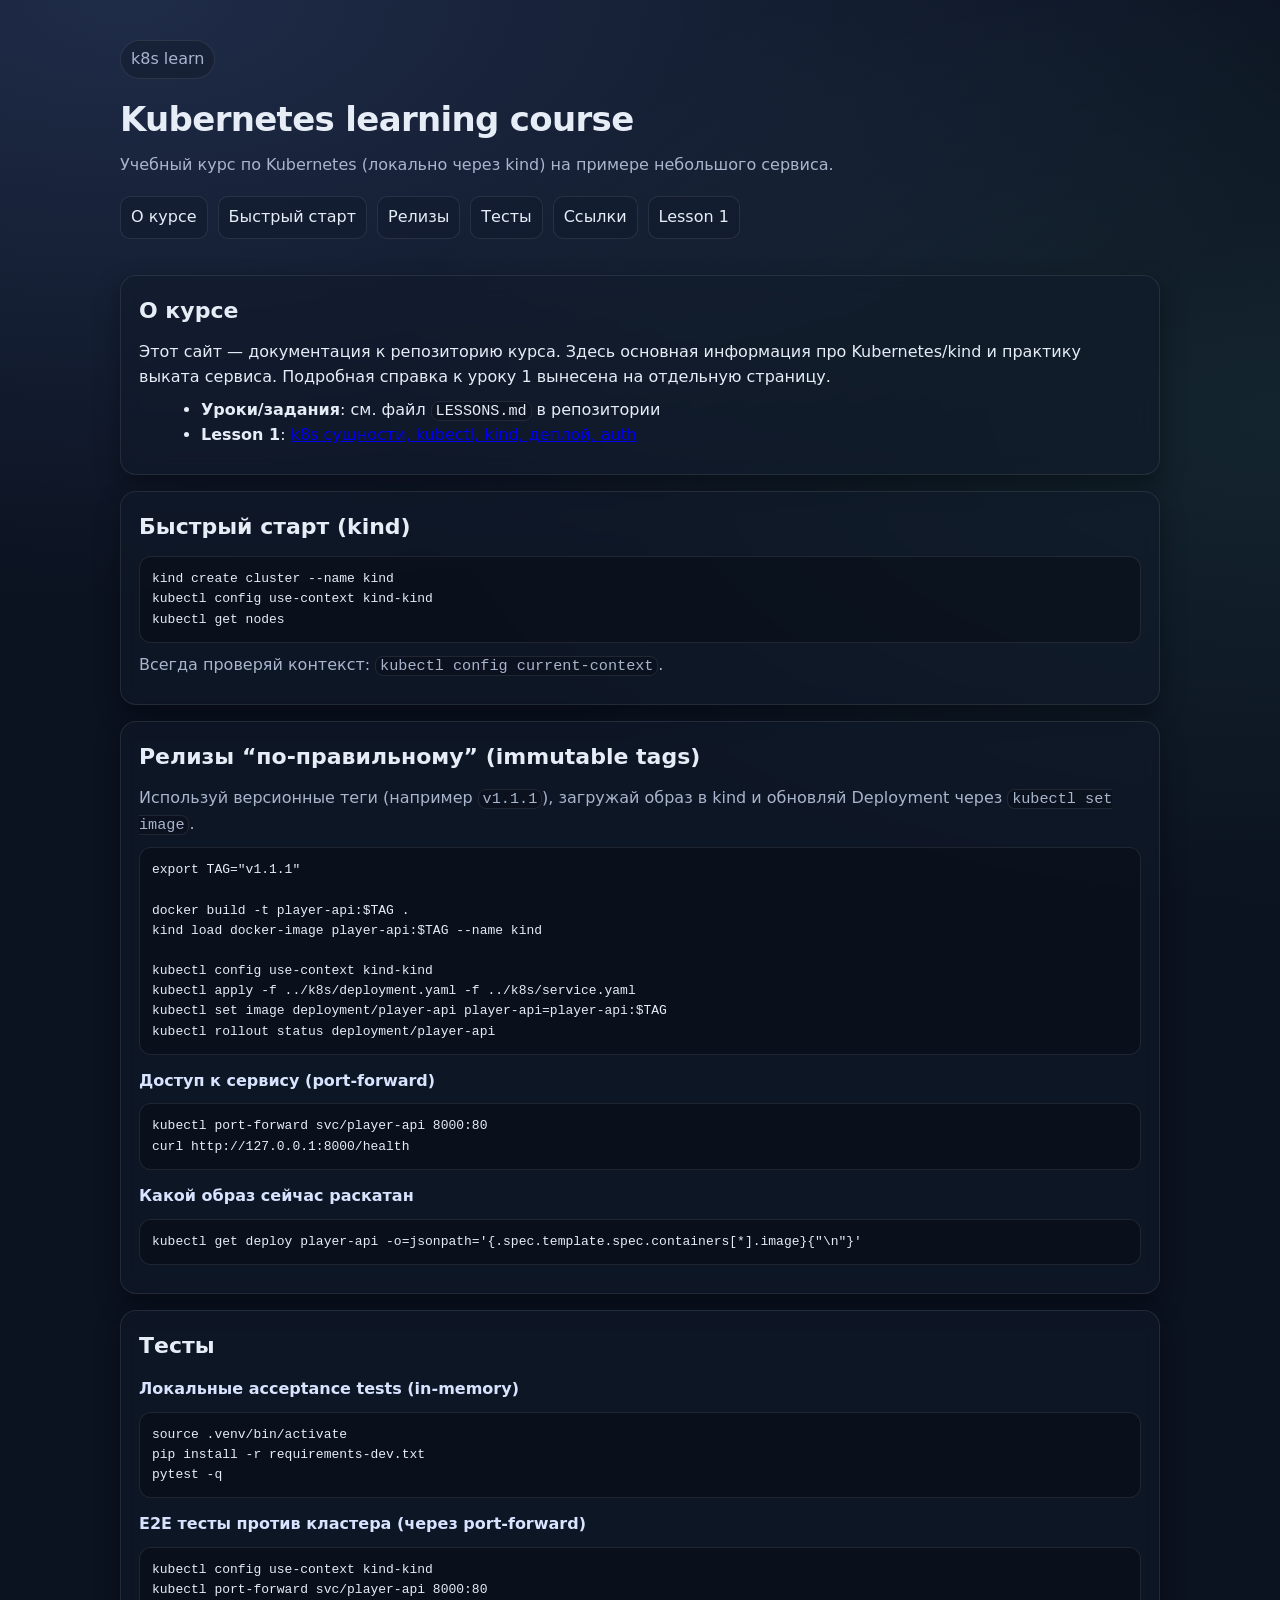
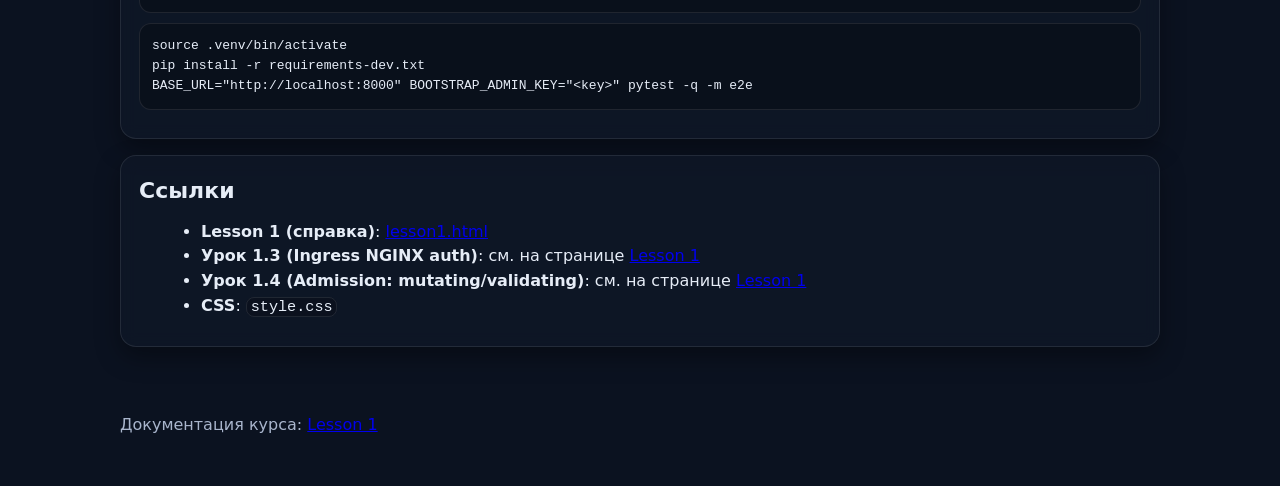
<file: docs/index.html>
<!doctype html>
<html lang="ru">
  <head>
    <meta charset="utf-8" />
    <meta name="viewport" content="width=device-width, initial-scale=1" />
    <title>Kubernetes learning course</title>
    <link rel="stylesheet" href="./style.css" />
  </head>
  <body>
    <header class="container">
      <div class="badge">k8s learn</div>
      <h1>Kubernetes learning course</h1>
      <p class="subtitle">
        Учебный курс по Kubernetes (локально через kind) на примере небольшого сервиса.
      </p>
      <nav class="nav">
        <a href="#about">О курсе</a>
        <a href="#quickstart">Быстрый старт</a>
        <a href="#release">Релизы</a>
        <a href="#tests">Тесты</a>
        <a href="#links">Ссылки</a>
        <a href="./lesson1.html">Lesson 1</a>
      </nav>
    </header>

    <main class="container">
      <section id="about" class="card">
        <h2>О курсе</h2>
        <p>
          Этот сайт — документация к репозиторию курса. Здесь основная информация про
          Kubernetes/kind и практику выката сервиса. Подробная справка к
          уроку 1 вынесена на отдельную страницу.
        </p>
        <ul>
          <li><strong>Уроки/задания</strong>: см. файл <code>LESSONS.md</code> в репозитории</li>
          <li>
            <strong>Lesson 1</strong>: <a href="./lesson1.html">k8s сущности, kubectl, kind, деплой, auth</a>
          </li>
        </ul>
      </section>

      <section id="quickstart" class="card">
        <h2>Быстрый старт (kind)</h2>
        <pre><code>kind create cluster --name kind
kubectl config use-context kind-kind
kubectl get nodes</code></pre>
        <p class="hint">
          Всегда проверяй контекст: <code>kubectl config current-context</code>.
        </p>
      </section>

      <section id="release" class="card">
        <h2>Релизы “по‑правильному” (immutable tags)</h2>
        <p class="hint">
          Используй версионные теги (например <code>v1.1.1</code>), загружай образ в kind и
          обновляй Deployment через <code>kubectl set image</code>.
        </p>
        <pre><code>export TAG="v1.1.1"

docker build -t player-api:$TAG .
kind load docker-image player-api:$TAG --name kind

kubectl config use-context kind-kind
kubectl apply -f ../k8s/deployment.yaml -f ../k8s/service.yaml
kubectl set image deployment/player-api player-api=player-api:$TAG
kubectl rollout status deployment/player-api</code></pre>

        <h3>Доступ к сервису (port-forward)</h3>
        <pre><code>kubectl port-forward svc/player-api 8000:80
curl http://127.0.0.1:8000/health</code></pre>

        <h3>Какой образ сейчас раскатан</h3>
        <pre><code>kubectl get deploy player-api -o=jsonpath='{.spec.template.spec.containers[*].image}{"\n"}'</code></pre>
      </section>

      <section id="tests" class="card">
        <h2>Тесты</h2>

        <h3>Локальные acceptance tests (in-memory)</h3>
        <pre><code>source .venv/bin/activate
pip install -r requirements-dev.txt
pytest -q</code></pre>

        <h3>E2E тесты против кластера (через port-forward)</h3>
        <pre><code>kubectl config use-context kind-kind
kubectl port-forward svc/player-api 8000:80</code></pre>
        <pre><code>source .venv/bin/activate
pip install -r requirements-dev.txt
BASE_URL="http://localhost:8000" BOOTSTRAP_ADMIN_KEY="&lt;key&gt;" pytest -q -m e2e</code></pre>
      </section>

      <section id="links" class="card">
        <h2>Ссылки</h2>
        <ul>
          <li><strong>Lesson 1 (справка)</strong>: <a href="./lesson1.html">lesson1.html</a></li>
          <li>
            <strong>Урок 1.3 (Ingress NGINX auth)</strong>: см. на странице
            <a href="./lesson1.html#ingress-auth">Lesson 1</a>
          </li>
          <li>
            <strong>Урок 1.4 (Admission: mutating/validating)</strong>: см. на странице
            <a href="./lesson1.html#admission">Lesson 1</a>
          </li>
          <li><strong>CSS</strong>: <code>style.css</code></li>
        </ul>
      </section>
    </main>

    <footer class="container footer">
      <div>
        Документация курса: <a href="./lesson1.html">Lesson 1</a>
      </div>
    </footer>
  </body>
</html>
</file>
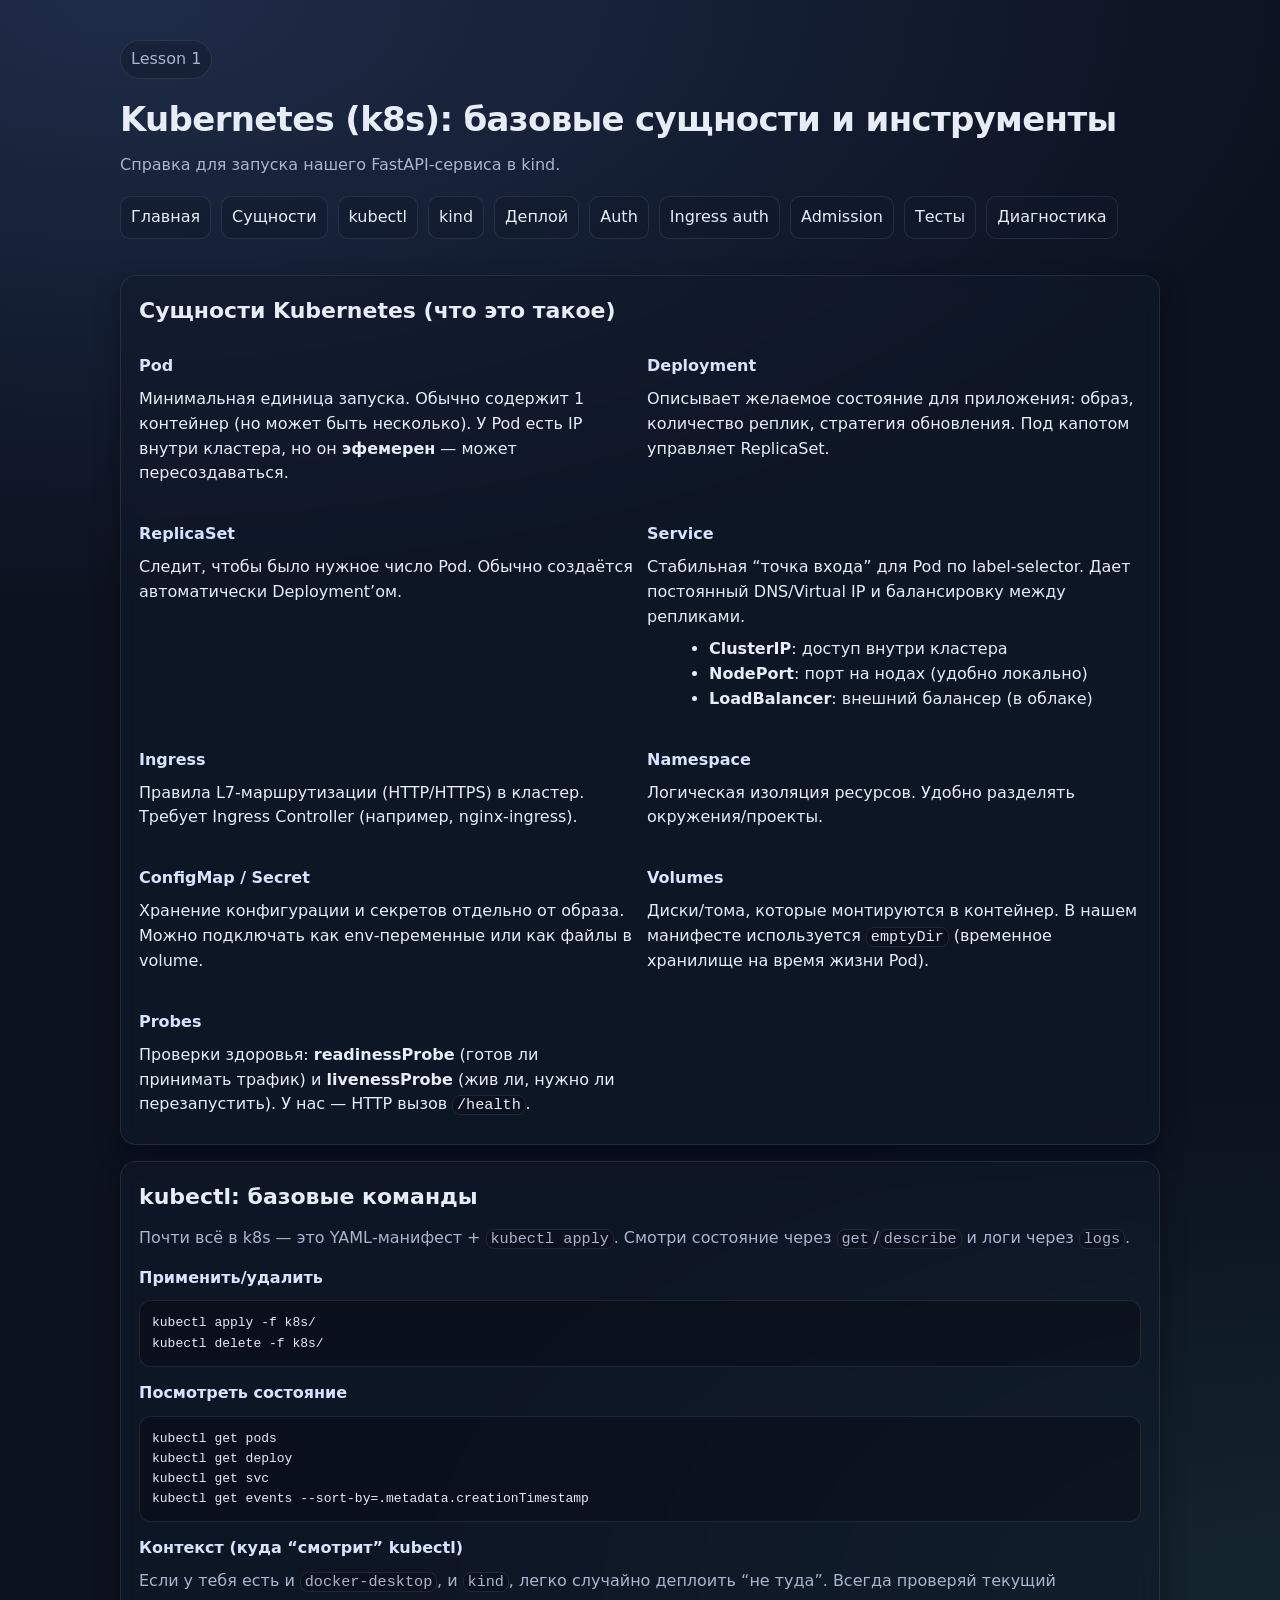
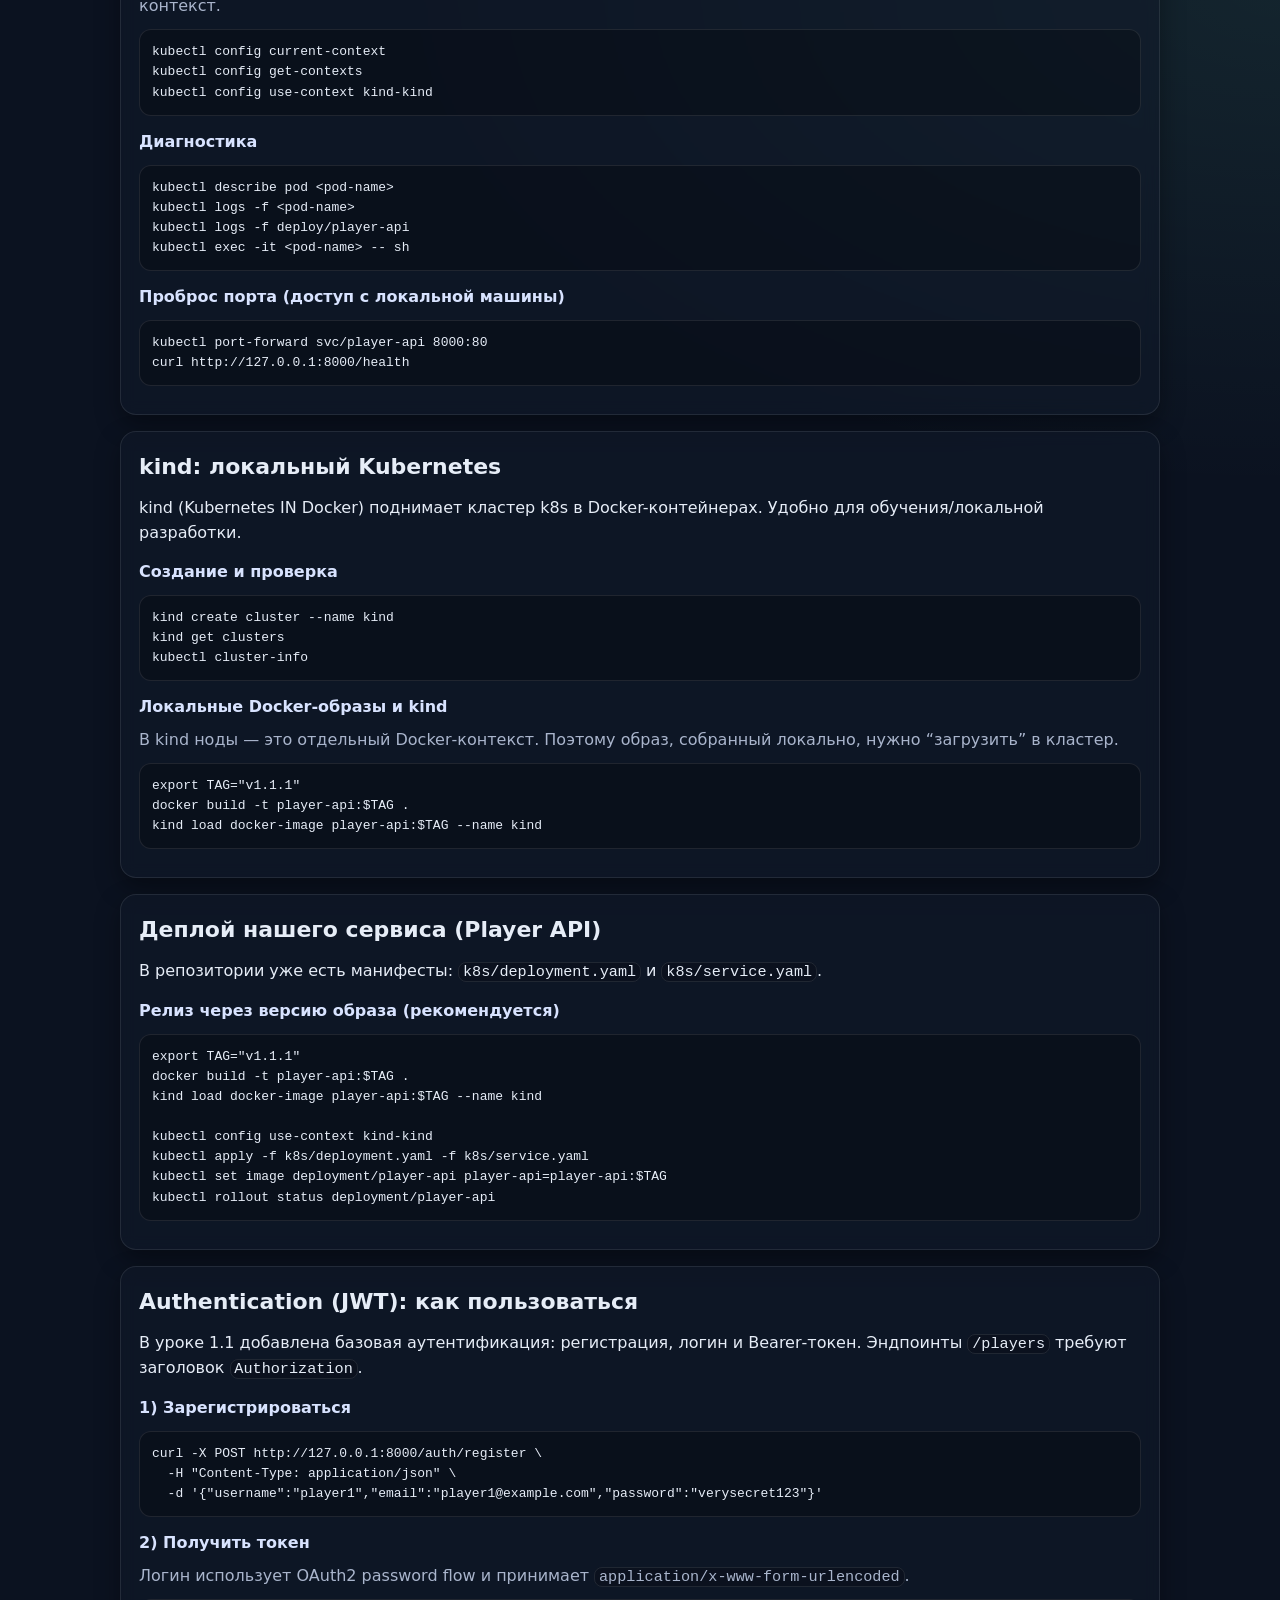
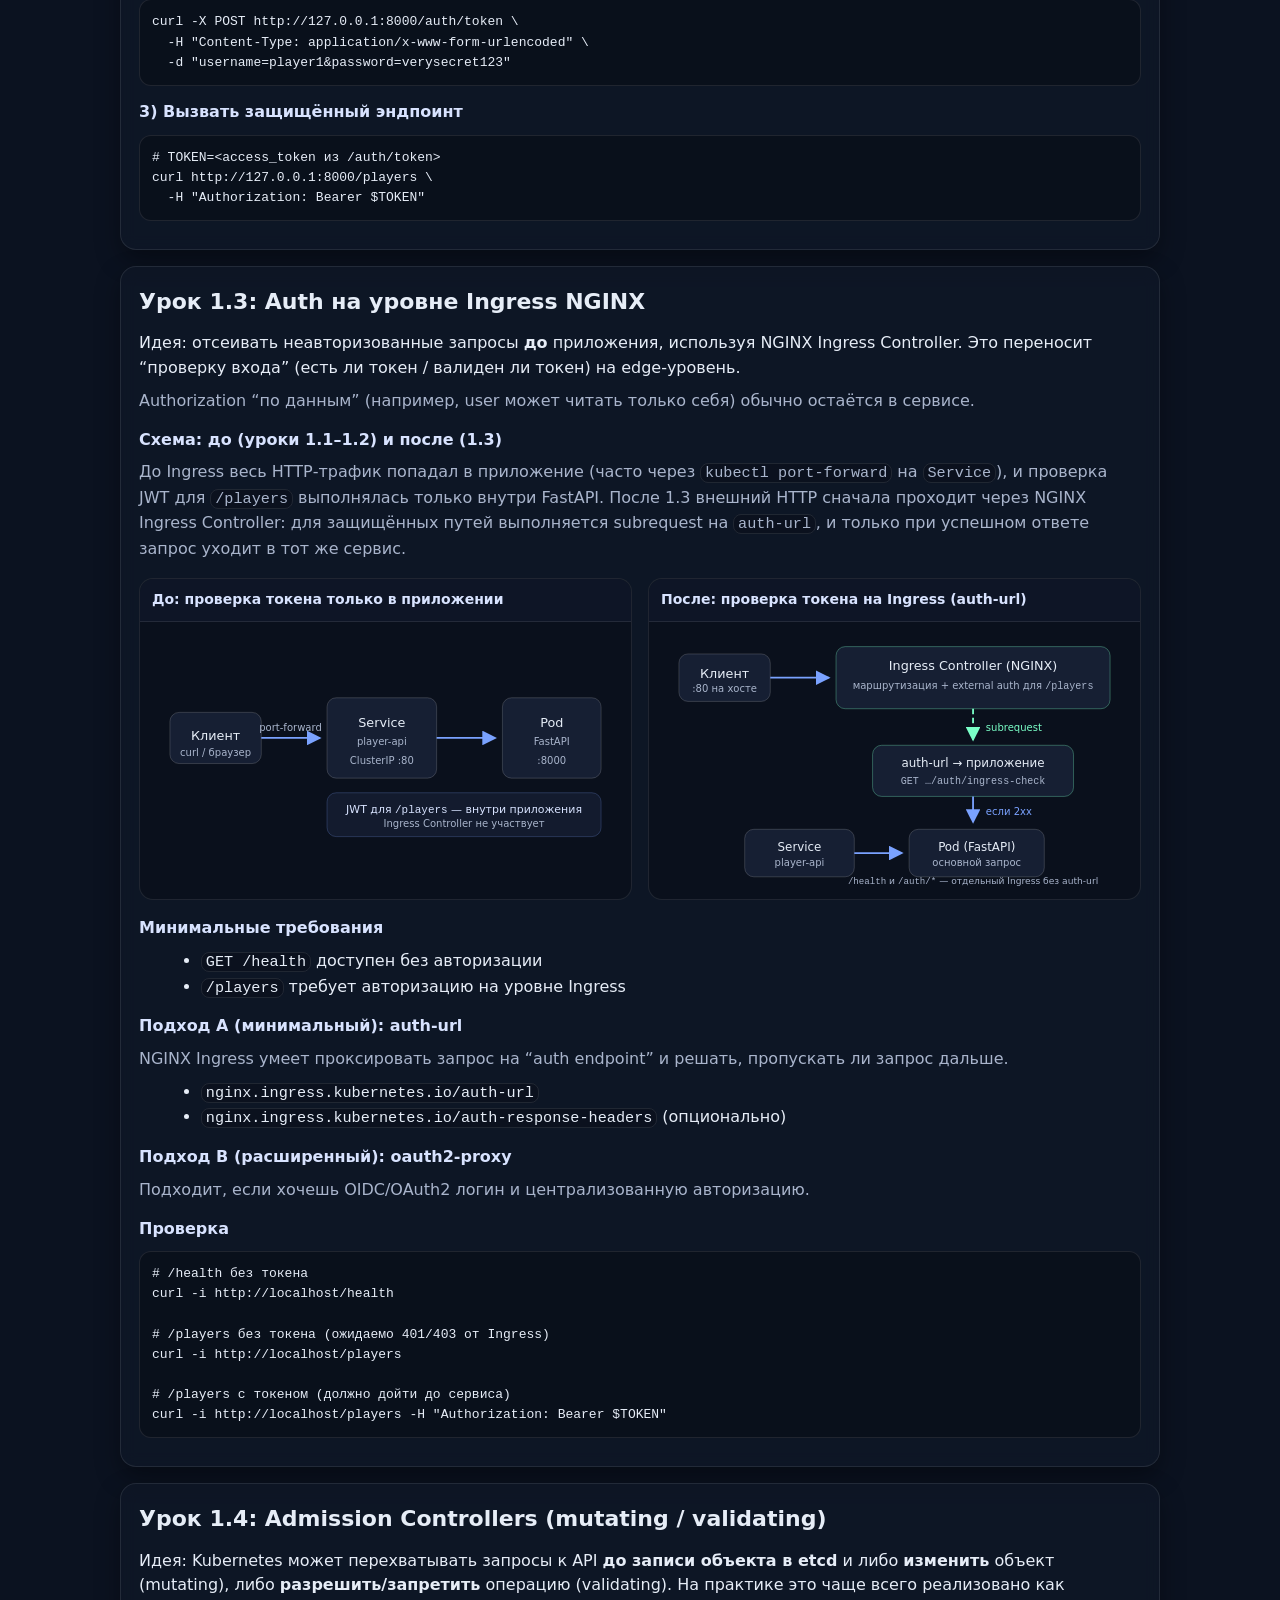
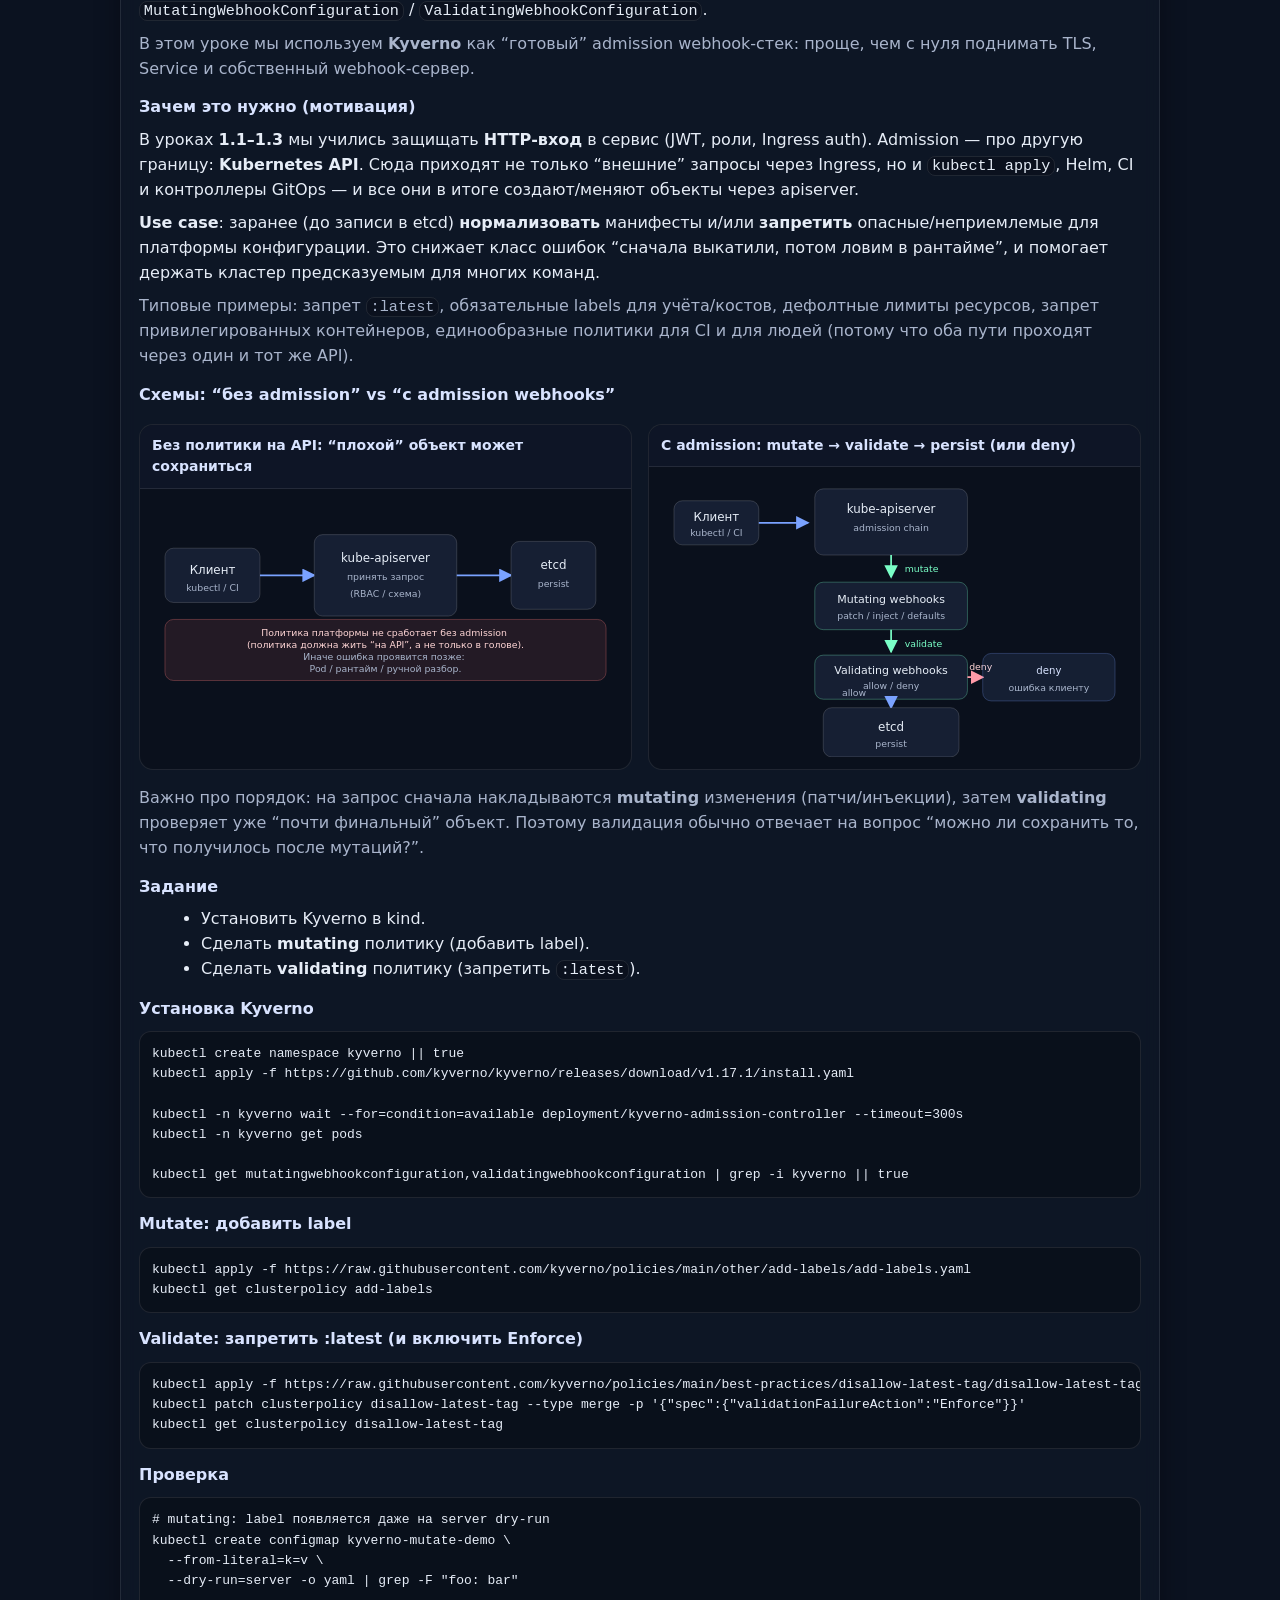
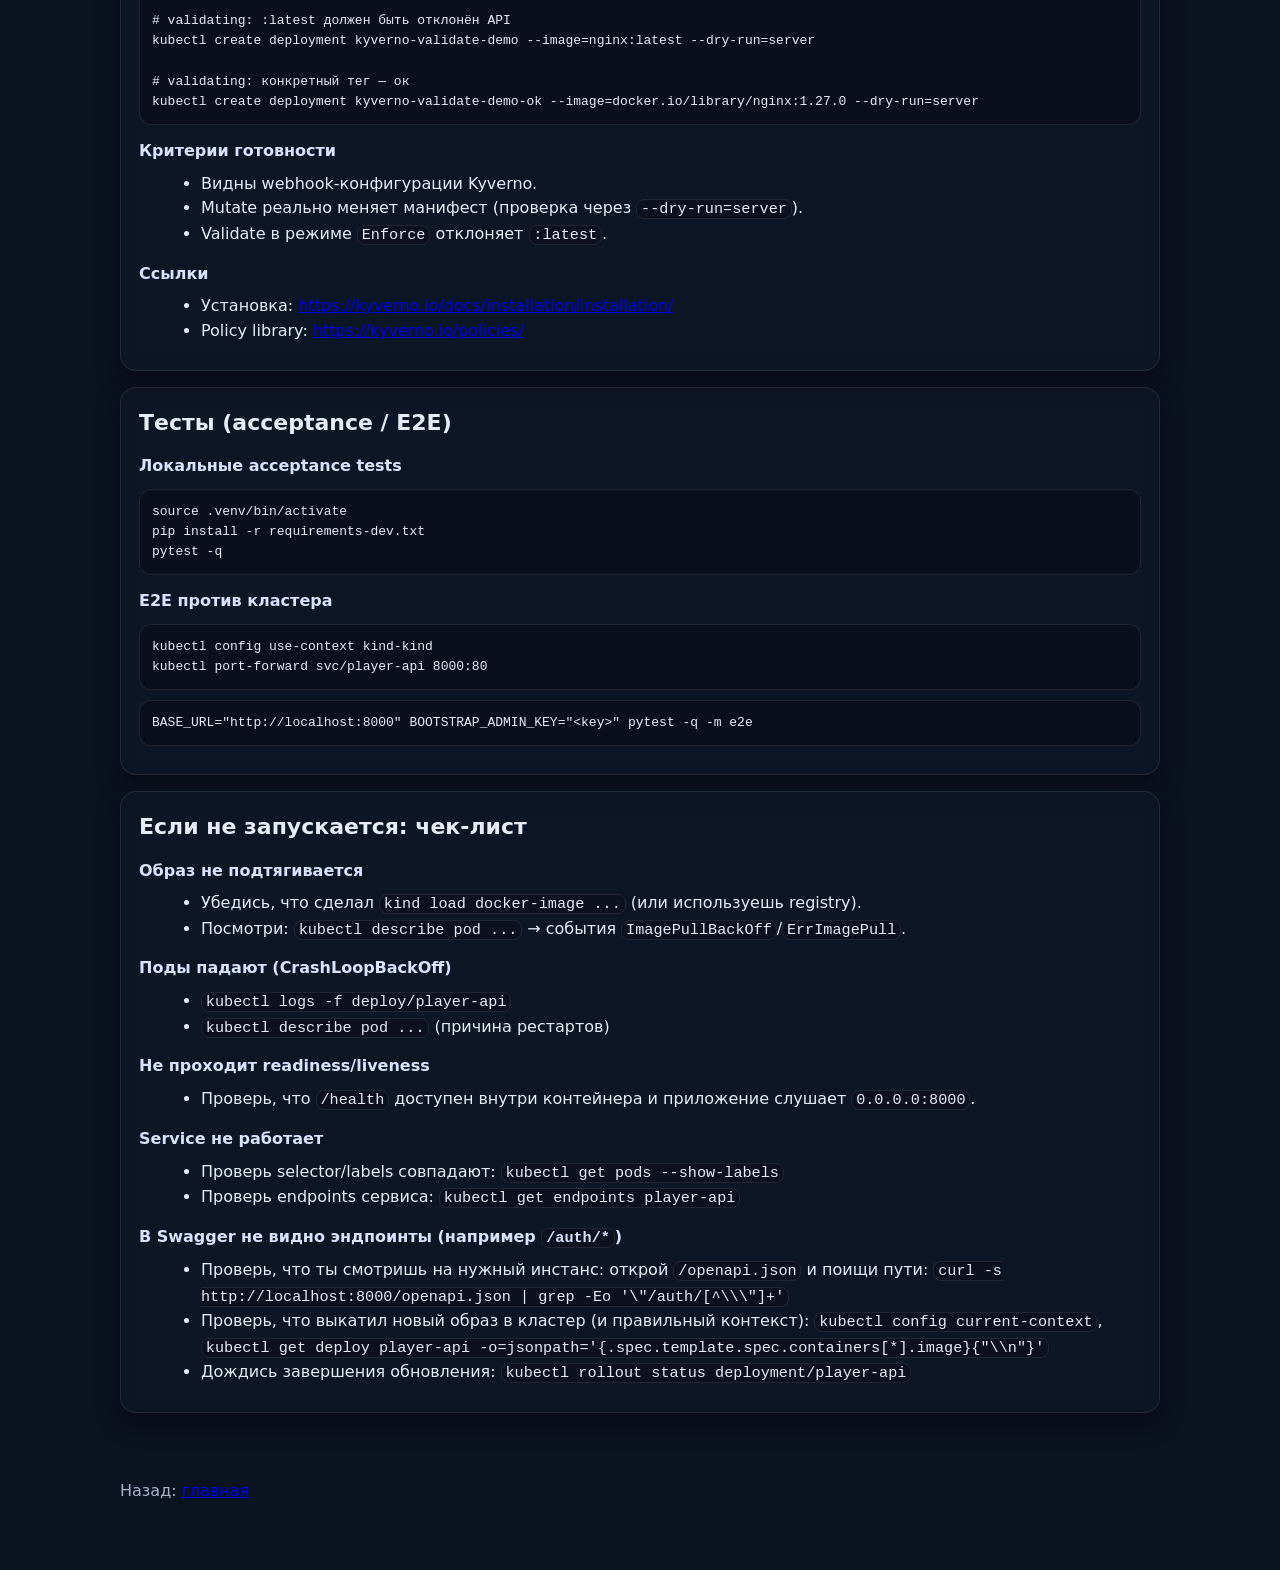
<file: docs/lesson1.html>
<!doctype html>
<html lang="ru">
  <head>
    <meta charset="utf-8" />
    <meta name="viewport" content="width=device-width, initial-scale=1" />
    <title>Урок 1 — справка по Kubernetes (kind)</title>
    <link rel="stylesheet" href="./style.css" />
  </head>
  <body>
    <header class="container">
      <div class="badge">Lesson 1</div>
      <h1>Kubernetes (k8s): базовые сущности и инструменты</h1>
      <p class="subtitle">
        Справка для запуска нашего FastAPI-сервиса в kind.
      </p>
      <nav class="nav">
        <a href="./index.html">Главная</a>
        <a href="#entities">Сущности</a>
        <a href="#kubectl">kubectl</a>
        <a href="#kind">kind</a>
        <a href="#deploy">Деплой</a>
        <a href="#auth">Auth</a>
        <a href="#ingress-auth">Ingress auth</a>
        <a href="#admission">Admission</a>
        <a href="#tests">Тесты</a>
        <a href="#debug">Диагностика</a>
      </nav>
    </header>

    <main class="container">
      <section id="entities" class="card">
        <h2>Сущности Kubernetes (что это такое)</h2>

        <div class="grid">
          <div>
            <h3>Pod</h3>
            <p>
              Минимальная единица запуска. Обычно содержит 1 контейнер (но может
              быть несколько). У Pod есть IP внутри кластера, но он
              <strong>эфемерен</strong> — может пересоздаваться.
            </p>
          </div>
          <div>
            <h3>Deployment</h3>
            <p>
              Описывает желаемое состояние для приложения: образ, количество
              реплик, стратегия обновления. Под капотом управляет ReplicaSet.
            </p>
          </div>
          <div>
            <h3>ReplicaSet</h3>
            <p>
              Следит, чтобы было нужное число Pod. Обычно создаётся автоматически
              Deployment’ом.
            </p>
          </div>
          <div>
            <h3>Service</h3>
            <p>
              Стабильная “точка входа” для Pod по label-selector. Дает постоянный
              DNS/Virtual IP и балансировку между репликами.
            </p>
            <ul>
              <li><strong>ClusterIP</strong>: доступ внутри кластера</li>
              <li><strong>NodePort</strong>: порт на нодах (удобно локально)</li>
              <li><strong>LoadBalancer</strong>: внешний балансер (в облаке)</li>
            </ul>
          </div>
          <div>
            <h3>Ingress</h3>
            <p>
              Правила L7‑маршрутизации (HTTP/HTTPS) в кластер. Требует Ingress
              Controller (например, nginx-ingress).
            </p>
          </div>
          <div>
            <h3>Namespace</h3>
            <p>
              Логическая изоляция ресурсов. Удобно разделять окружения/проекты.
            </p>
          </div>
          <div>
            <h3>ConfigMap / Secret</h3>
            <p>
              Хранение конфигурации и секретов отдельно от образа. Можно
              подключать как env‑переменные или как файлы в volume.
            </p>
          </div>
          <div>
            <h3>Volumes</h3>
            <p>
              Диски/тома, которые монтируются в контейнер. В нашем манифесте
              используется <code>emptyDir</code> (временное хранилище на время
              жизни Pod).
            </p>
          </div>
          <div>
            <h3>Probes</h3>
            <p>
              Проверки здоровья:
              <strong>readinessProbe</strong> (готов ли принимать трафик) и
              <strong>livenessProbe</strong> (жив ли, нужно ли перезапустить).
              У нас — HTTP вызов <code>/health</code>.
            </p>
          </div>
        </div>
      </section>

      <section id="kubectl" class="card">
        <h2>kubectl: базовые команды</h2>

        <p class="hint">
          Почти всё в k8s — это YAML‑манифест + <code>kubectl apply</code>.
          Смотри состояние через <code>get</code>/<code>describe</code> и логи
          через <code>logs</code>.
        </p>

        <h3>Применить/удалить</h3>
        <pre><code>kubectl apply -f k8s/
kubectl delete -f k8s/</code></pre>

        <h3>Посмотреть состояние</h3>
        <pre><code>kubectl get pods
kubectl get deploy
kubectl get svc
kubectl get events --sort-by=.metadata.creationTimestamp</code></pre>

        <h3>Контекст (куда “смотрит” kubectl)</h3>
        <p class="hint">
          Если у тебя есть и <code>docker-desktop</code>, и <code>kind</code>,
          легко случайно деплоить “не туда”. Всегда проверяй текущий контекст.
        </p>
        <pre><code>kubectl config current-context
kubectl config get-contexts
kubectl config use-context kind-kind</code></pre>

        <h3>Диагностика</h3>
        <pre><code>kubectl describe pod &lt;pod-name&gt;
kubectl logs -f &lt;pod-name&gt;
kubectl logs -f deploy/player-api
kubectl exec -it &lt;pod-name&gt; -- sh</code></pre>

        <h3>Проброс порта (доступ с локальной машины)</h3>
        <pre><code>kubectl port-forward svc/player-api 8000:80
curl http://127.0.0.1:8000/health</code></pre>
      </section>

      <section id="kind" class="card">
        <h2>kind: локальный Kubernetes</h2>
        <p>
          kind (Kubernetes IN Docker) поднимает кластер k8s в Docker-контейнерах.
          Удобно для обучения/локальной разработки.
        </p>

        <h3>Создание и проверка</h3>
        <pre><code>kind create cluster --name kind
kind get clusters
kubectl cluster-info</code></pre>

        <h3>Локальные Docker-образы и kind</h3>
        <p class="hint">
          В kind ноды — это отдельный Docker‑контекст. Поэтому образ, собранный
          локально, нужно “загрузить” в кластер.
        </p>
        <pre><code>export TAG="v1.1.1"
docker build -t player-api:$TAG .
kind load docker-image player-api:$TAG --name kind</code></pre>
      </section>

      <section id="deploy" class="card">
        <h2>Деплой нашего сервиса (Player API)</h2>
        <p>
          В репозитории уже есть манифесты: <code>k8s/deployment.yaml</code> и
          <code>k8s/service.yaml</code>.
        </p>

        <h3>Релиз через версию образа (рекомендуется)</h3>
        <pre><code>export TAG="v1.1.1"
docker build -t player-api:$TAG .
kind load docker-image player-api:$TAG --name kind

kubectl config use-context kind-kind
kubectl apply -f k8s/deployment.yaml -f k8s/service.yaml
kubectl set image deployment/player-api player-api=player-api:$TAG
kubectl rollout status deployment/player-api</code></pre>
      </section>

      <section id="auth" class="card">
        <h2>Authentication (JWT): как пользоваться</h2>
        <p>
          В уроке 1.1 добавлена базовая аутентификация: регистрация, логин и
          Bearer‑токен. Эндпоинты <code>/players</code> требуют заголовок
          <code>Authorization</code>.
        </p>

        <h3>1) Зарегистрироваться</h3>
        <pre><code>curl -X POST http://127.0.0.1:8000/auth/register \
  -H "Content-Type: application/json" \
  -d '{"username":"player1","email":"player1@example.com","password":"verysecret123"}'</code></pre>

        <h3>2) Получить токен</h3>
        <p class="hint">
          Логин использует OAuth2 password flow и принимает
          <code>application/x-www-form-urlencoded</code>.
        </p>
        <pre><code>curl -X POST http://127.0.0.1:8000/auth/token \
  -H "Content-Type: application/x-www-form-urlencoded" \
  -d "username=player1&password=verysecret123"</code></pre>

        <h3>3) Вызвать защищённый эндпоинт</h3>
        <pre><code># TOKEN=&lt;access_token из /auth/token&gt;
curl http://127.0.0.1:8000/players \
  -H "Authorization: Bearer $TOKEN"</code></pre>
      </section>

      <section id="ingress-auth" class="card">
        <h2>Урок 1.3: Auth на уровне Ingress NGINX</h2>
        <p>
          Идея: отсеивать неавторизованные запросы <strong>до</strong> приложения,
          используя NGINX Ingress Controller. Это переносит “проверку входа”
          (есть ли токен / валиден ли токен) на edge‑уровень.
        </p>
        <p class="hint">
          Authorization “по данным” (например, user может читать только себя) обычно
          остаётся в сервисе.
        </p>

        <h3>Схема: до (уроки 1.1–1.2) и после (1.3)</h3>
        <p class="hint">
          До Ingress весь HTTP‑трафик попадал в приложение (часто через
          <code>kubectl port-forward</code> на <code>Service</code>), и проверка JWT для
          <code>/players</code> выполнялась только внутри FastAPI.
          После 1.3 внешний HTTP сначала проходит через NGINX Ingress Controller: для
          защищённых путей выполняется subrequest на <code>auth-url</code>, и только при
          успешном ответе запрос уходит в тот же сервис.
        </p>

        <div class="diagram-pair">
          <figure class="diagram-figure">
            <figcaption>До: проверка токена только в приложении</figcaption>
            <div class="diagram-svg-wrap" aria-hidden="true">
              <svg viewBox="0 0 520 240" xmlns="http://www.w3.org/2000/svg" role="img">
                <defs>
                  <marker id="arr-before" markerWidth="8" markerHeight="8" refX="7" refY="4" orient="auto">
                    <path d="M0,0 L8,4 L0,8 Z" fill="#7aa2ff" />
                  </marker>
                </defs>
                <rect x="0" y="0" width="520" height="240" fill="none" />
                <!-- Client -->
                <rect x="24" y="88" width="100" height="56" rx="10" fill="#161f33" stroke="rgba(255,255,255,0.18)" />
                <text x="74" y="118" text-anchor="middle" fill="#e6edf7" font-size="14" font-family="ui-sans-serif,system-ui,sans-serif">Клиент</text>
                <text x="74" y="136" text-anchor="middle" fill="#a9b5cc" font-size="11" font-family="ui-sans-serif,system-ui,sans-serif">curl / браузер</text>
                <!-- Port-forward -->
                <line x1="124" y1="116" x2="188" y2="116" stroke="#7aa2ff" stroke-width="2" marker-end="url(#arr-before)" />
                <text x="156" y="108" text-anchor="middle" fill="#a9b5cc" font-size="11" font-family="ui-sans-serif,system-ui,sans-serif">port-forward</text>
                <!-- Service -->
                <rect x="196" y="72" width="120" height="88" rx="10" fill="#161f33" stroke="rgba(255,255,255,0.18)" />
                <text x="256" y="104" text-anchor="middle" fill="#e6edf7" font-size="14" font-family="ui-sans-serif,system-ui,sans-serif">Service</text>
                <text x="256" y="124" text-anchor="middle" fill="#a9b5cc" font-size="11" font-family="ui-sans-serif,system-ui,sans-serif">player-api</text>
                <text x="256" y="144" text-anchor="middle" fill="#a9b5cc" font-size="11" font-family="ui-sans-serif,system-ui,sans-serif">ClusterIP :80</text>
                <!-- Arrow to Pod -->
                <line x1="316" y1="116" x2="380" y2="116" stroke="#7aa2ff" stroke-width="2" marker-end="url(#arr-before)" />
                <!-- Pod -->
                <rect x="388" y="72" width="108" height="88" rx="10" fill="#161f33" stroke="rgba(255,255,255,0.18)" />
                <text x="442" y="104" text-anchor="middle" fill="#e6edf7" font-size="14" font-family="ui-sans-serif,system-ui,sans-serif">Pod</text>
                <text x="442" y="124" text-anchor="middle" fill="#a9b5cc" font-size="11" font-family="ui-sans-serif,system-ui,sans-serif">FastAPI</text>
                <text x="442" y="144" text-anchor="middle" fill="#a9b5cc" font-size="11" font-family="ui-sans-serif,system-ui,sans-serif">:8000</text>
                <!-- JWT note -->
                <rect x="196" y="176" width="300" height="48" rx="10" fill="rgba(122,162,255,0.08)" stroke="rgba(122,162,255,0.25)" />
                <text x="346" y="198" text-anchor="middle" fill="#d8e3ff" font-size="12" font-family="ui-sans-serif,system-ui,sans-serif">JWT для <tspan font-family="ui-monospace,Menlo,monospace">/players</tspan> — внутри приложения</text>
                <text x="346" y="214" text-anchor="middle" fill="#a9b5cc" font-size="11" font-family="ui-sans-serif,system-ui,sans-serif">Ingress Controller не участвует</text>
              </svg>
            </div>
          </figure>

          <figure class="diagram-figure">
            <figcaption>После: проверка токена на Ingress (auth-url)</figcaption>
            <div class="diagram-svg-wrap" aria-hidden="true">
              <svg viewBox="0 0 520 280" xmlns="http://www.w3.org/2000/svg" role="img">
                <defs>
                  <marker id="arr-after" markerWidth="8" markerHeight="8" refX="7" refY="4" orient="auto">
                    <path d="M0,0 L8,4 L0,8 Z" fill="#7aa2ff" />
                  </marker>
                  <marker id="arr-dash-after" markerWidth="8" markerHeight="8" refX="7" refY="4" orient="auto">
                    <path d="M0,0 L8,4 L0,8 Z" fill="#7affc7" />
                  </marker>
                </defs>
                <rect x="0" y="0" width="520" height="280" fill="none" />
                <!-- Client -->
                <rect x="24" y="24" width="100" height="52" rx="10" fill="#161f33" stroke="rgba(255,255,255,0.18)" />
                <text x="74" y="50" text-anchor="middle" fill="#e6edf7" font-size="14" font-family="ui-sans-serif,system-ui,sans-serif">Клиент</text>
                <text x="74" y="66" text-anchor="middle" fill="#a9b5cc" font-size="11" font-family="ui-sans-serif,system-ui,sans-serif">:80 на хосте</text>
                <!-- Ingress -->
                <line x1="124" y1="50" x2="188" y2="50" stroke="#7aa2ff" stroke-width="2" marker-end="url(#arr-after)" />
                <rect x="196" y="16" width="300" height="68" rx="10" fill="#161f33" stroke="rgba(122,255,199,0.35)" />
                <text x="346" y="42" text-anchor="middle" fill="#e6edf7" font-size="14" font-family="ui-sans-serif,system-ui,sans-serif">Ingress Controller (NGINX)</text>
                <text x="346" y="62" text-anchor="middle" fill="#a9b5cc" font-size="11" font-family="ui-sans-serif,system-ui,sans-serif">маршрутизация + external auth для <tspan font-family="ui-monospace,Menlo,monospace">/players</tspan></text>
                <!-- Auth subrequest -->
                <path d="M 346 84 L 346 118" stroke="#7affc7" stroke-width="2" stroke-dasharray="6 4" fill="none" marker-end="url(#arr-dash-after)" />
                <text x="360" y="108" fill="#7affc7" font-size="11" font-family="ui-sans-serif,system-ui,sans-serif">subrequest</text>
                <rect x="236" y="124" width="220" height="56" rx="10" fill="#161f33" stroke="rgba(122,255,199,0.35)" />
                <text x="346" y="148" text-anchor="middle" fill="#e6edf7" font-size="13" font-family="ui-sans-serif,system-ui,sans-serif">auth-url → приложение</text>
                <text x="346" y="166" text-anchor="middle" fill="#a9b5cc" font-size="11" font-family="ui-monospace,Menlo,monospace">GET …/auth/ingress-check</text>
                <!-- Service + Pod row -->
                <line x1="346" y1="180" x2="346" y2="208" stroke="#7aa2ff" stroke-width="2" marker-end="url(#arr-after)" />
                <text x="360" y="200" fill="#7aa2ff" font-size="11" font-family="ui-sans-serif,system-ui,sans-serif">если 2xx</text>
                <rect x="96" y="216" width="120" height="52" rx="10" fill="#161f33" stroke="rgba(255,255,255,0.18)" />
                <text x="156" y="240" text-anchor="middle" fill="#e6edf7" font-size="13" font-family="ui-sans-serif,system-ui,sans-serif">Service</text>
                <text x="156" y="256" text-anchor="middle" fill="#a9b5cc" font-size="11" font-family="ui-sans-serif,system-ui,sans-serif">player-api</text>
                <line x1="216" y1="242" x2="268" y2="242" stroke="#7aa2ff" stroke-width="2" marker-end="url(#arr-after)" />
                <rect x="276" y="216" width="148" height="52" rx="10" fill="#161f33" stroke="rgba(255,255,255,0.18)" />
                <text x="350" y="240" text-anchor="middle" fill="#e6edf7" font-size="13" font-family="ui-sans-serif,system-ui,sans-serif">Pod (FastAPI)</text>
                <text x="350" y="256" text-anchor="middle" fill="#a9b5cc" font-size="11" font-family="ui-sans-serif,system-ui,sans-serif">основной запрос</text>
                <!-- footnote -->
                <text x="346" y="276" text-anchor="middle" fill="#a9b5cc" font-size="10" font-family="ui-sans-serif,system-ui,sans-serif"><tspan font-family="ui-monospace,Menlo,monospace">/health</tspan> и <tspan font-family="ui-monospace,Menlo,monospace">/auth/*</tspan> — отдельный Ingress без auth-url</text>
              </svg>
            </div>
          </figure>
        </div>

        <h3>Минимальные требования</h3>
        <ul>
          <li><code>GET /health</code> доступен без авторизации</li>
          <li><code>/players</code> требует авторизацию на уровне Ingress</li>
        </ul>

        <h3>Подход A (минимальный): auth-url</h3>
        <p class="hint">
          NGINX Ingress умеет проксировать запрос на “auth endpoint” и решать,
          пропускать ли запрос дальше.
        </p>
        <ul>
          <li><code>nginx.ingress.kubernetes.io/auth-url</code></li>
          <li><code>nginx.ingress.kubernetes.io/auth-response-headers</code> (опционально)</li>
        </ul>

        <h3>Подход B (расширенный): oauth2-proxy</h3>
        <p class="hint">
          Подходит, если хочешь OIDC/OAuth2 логин и централизованную авторизацию.
        </p>

        <h3>Проверка</h3>
        <pre><code># /health без токена
curl -i http://localhost/health

# /players без токена (ожидаемо 401/403 от Ingress)
curl -i http://localhost/players

# /players с токеном (должно дойти до сервиса)
curl -i http://localhost/players -H "Authorization: Bearer $TOKEN"</code></pre>
      </section>

      <section id="admission" class="card">
        <h2>Урок 1.4: Admission Controllers (mutating / validating)</h2>
        <p>
          Идея: Kubernetes может перехватывать запросы к API <strong>до записи объекта в etcd</strong>
          и либо <strong>изменить</strong> объект (mutating), либо <strong>разрешить/запретить</strong>
          операцию (validating). На практике это чаще всего реализовано как
          <code>MutatingWebhookConfiguration</code> / <code>ValidatingWebhookConfiguration</code>.
        </p>
        <p class="hint">
          В этом уроке мы используем <strong>Kyverno</strong> как “готовый” admission webhook‑стек:
          проще, чем с нуля поднимать TLS, Service и собственный webhook‑сервер.
        </p>

        <h3>Зачем это нужно (мотивация)</h3>
        <p>
          В уроках <strong>1.1–1.3</strong> мы учились защищать <strong>HTTP‑вход</strong> в сервис (JWT, роли, Ingress auth).
          Admission — про другую границу: <strong>Kubernetes API</strong>. Сюда приходят не только “внешние” запросы через Ingress,
          но и <code>kubectl apply</code>, Helm, CI и контроллеры GitOps — и все они в итоге создают/меняют объекты через apiserver.
        </p>
        <p>
          <strong>Use case</strong>: заранее (до записи в etcd) <strong>нормализовать</strong> манифесты и/или <strong>запретить</strong> опасные/неприемлемые для платформы конфигурации.
          Это снижает класс ошибок “сначала выкатили, потом ловим в рантайме”, и помогает держать кластер предсказуемым для многих команд.
        </p>
        <p class="hint">
          Типовые примеры: запрет <code>:latest</code>, обязательные labels для учёта/костов, дефолтные лимиты ресурсов, запрет привилегированных контейнеров,
          единообразные политики для CI и для людей (потому что оба пути проходят через один и тот же API).
        </p>

        <h3>Схемы: “без admission” vs “с admission webhooks”</h3>
        <div class="diagram-pair">
          <figure class="diagram-figure">
            <figcaption>Без политики на API: “плохой” объект может сохраниться</figcaption>
            <div class="diagram-svg-wrap" aria-hidden="true">
              <svg viewBox="0 0 560 228" xmlns="http://www.w3.org/2000/svg" role="img" preserveAspectRatio="xMidYMid meet">
                <defs>
                  <marker id="adm-arr-a" markerWidth="8" markerHeight="8" refX="7" refY="4" orient="auto">
                    <path d="M0,0 L8,4 L0,8 Z" fill="#7aa2ff" />
                  </marker>
                </defs>
                <rect x="0" y="0" width="560" height="228" fill="none" />
                <rect x="20" y="58" width="112" height="64" rx="10" fill="#161f33" stroke="rgba(255,255,255,0.18)" />
                <text x="76" y="88" text-anchor="middle" fill="#e6edf7" font-size="14" font-family="ui-sans-serif,system-ui,sans-serif">Клиент</text>
                <text x="76" y="108" text-anchor="middle" fill="#a9b5cc" font-size="11" font-family="ui-sans-serif,system-ui,sans-serif">kubectl / CI</text>
                <line x1="132" y1="90" x2="196" y2="90" stroke="#7aa2ff" stroke-width="2" marker-end="url(#adm-arr-a)" />
                <rect x="196" y="42" width="168" height="96" rx="10" fill="#161f33" stroke="rgba(255,255,255,0.18)" />
                <text x="280" y="74" text-anchor="middle" fill="#e6edf7" font-size="14" font-family="ui-sans-serif,system-ui,sans-serif">kube-apiserver</text>
                <text x="280" y="96" text-anchor="middle" fill="#a9b5cc" font-size="11" font-family="ui-sans-serif,system-ui,sans-serif">принять запрос</text>
                <text x="280" y="116" text-anchor="middle" fill="#a9b5cc" font-size="11" font-family="ui-sans-serif,system-ui,sans-serif">(RBAC / схема)</text>
                <line x1="364" y1="90" x2="428" y2="90" stroke="#7aa2ff" stroke-width="2" marker-end="url(#adm-arr-a)" />
                <rect x="428" y="50" width="100" height="80" rx="10" fill="#161f33" stroke="rgba(255,255,255,0.18)" />
                <text x="478" y="82" text-anchor="middle" fill="#e6edf7" font-size="14" font-family="ui-sans-serif,system-ui,sans-serif">etcd</text>
                <text x="478" y="104" text-anchor="middle" fill="#a9b5cc" font-size="11" font-family="ui-sans-serif,system-ui,sans-serif">persist</text>
                <rect x="20" y="142" width="520" height="72" rx="10" fill="rgba(255,122,122,0.10)" stroke="rgba(255,122,122,0.35)" />
                <text x="280" y="162" text-anchor="middle" fill="#ffd6d6" font-size="11" font-family="ui-sans-serif,system-ui,sans-serif">
                  <tspan x="280" dy="0">Политика платформы не сработает без admission</tspan>
                  <tspan x="280" dy="14">(политика должна жить “на API”, а не только в голове).</tspan>
                </text>
                <text x="280" y="190" text-anchor="middle" fill="#a9b5cc" font-size="11" font-family="ui-sans-serif,system-ui,sans-serif">
                  <tspan x="280" dy="0">Иначе ошибка проявится позже:</tspan>
                  <tspan x="280" dy="14">Pod / рантайм / ручной разбор.</tspan>
                </text>
              </svg>
            </div>
          </figure>

          <figure class="diagram-figure">
            <figcaption>С admission: mutate → validate → persist (или deny)</figcaption>
            <div class="diagram-svg-wrap" aria-hidden="true">
              <svg viewBox="0 0 560 330" xmlns="http://www.w3.org/2000/svg" role="img" preserveAspectRatio="xMidYMid meet">
                <defs>
                  <marker id="adm-arr-b" markerWidth="8" markerHeight="8" refX="7" refY="4" orient="auto">
                    <path d="M0,0 L8,4 L0,8 Z" fill="#7aa2ff" />
                  </marker>
                  <marker id="adm-arr-c" markerWidth="8" markerHeight="8" refX="7" refY="4" orient="auto">
                    <path d="M0,0 L8,4 L0,8 Z" fill="#7affc7" />
                  </marker>
                  <marker id="adm-arr-d" markerWidth="8" markerHeight="8" refX="7" refY="4" orient="auto">
                    <path d="M0,0 L8,4 L0,8 Z" fill="#ff9aa8" />
                  </marker>
                </defs>
                <rect x="0" y="0" width="560" height="330" fill="none" />
                <rect x="20" y="28" width="100" height="52" rx="10" fill="#161f33" stroke="rgba(255,255,255,0.18)" />
                <text x="70" y="52" text-anchor="middle" fill="#e6edf7" font-size="14" font-family="ui-sans-serif,system-ui,sans-serif">Клиент</text>
                <text x="70" y="70" text-anchor="middle" fill="#a9b5cc" font-size="11" font-family="ui-sans-serif,system-ui,sans-serif">kubectl / CI</text>
                <line x1="120" y1="54" x2="178" y2="54" stroke="#7aa2ff" stroke-width="2" marker-end="url(#adm-arr-b)" />
                <rect x="186" y="14" width="180" height="78" rx="10" fill="#161f33" stroke="rgba(255,255,255,0.18)" />
                <text x="276" y="42" text-anchor="middle" fill="#e6edf7" font-size="14" font-family="ui-sans-serif,system-ui,sans-serif">kube-apiserver</text>
                <text x="276" y="64" text-anchor="middle" fill="#a9b5cc" font-size="11" font-family="ui-sans-serif,system-ui,sans-serif">admission chain</text>
                <path d="M 276 92 L 276 118" stroke="#7affc7" stroke-width="2" marker-end="url(#adm-arr-c)" />
                <text x="292" y="112" fill="#7affc7" font-size="11" font-family="ui-sans-serif,system-ui,sans-serif">mutate</text>
                <rect x="186" y="124" width="180" height="56" rx="10" fill="#161f33" stroke="rgba(122,255,199,0.35)" />
                <text x="276" y="148" text-anchor="middle" fill="#e6edf7" font-size="13" font-family="ui-sans-serif,system-ui,sans-serif">Mutating webhooks</text>
                <text x="276" y="168" text-anchor="middle" fill="#a9b5cc" font-size="11" font-family="ui-sans-serif,system-ui,sans-serif">patch / inject / defaults</text>
                <path d="M 276 180 L 276 206" stroke="#7affc7" stroke-width="2" marker-end="url(#adm-arr-c)" />
                <text x="292" y="200" fill="#7affc7" font-size="11" font-family="ui-sans-serif,system-ui,sans-serif">validate</text>
                <rect x="186" y="210" width="180" height="52" rx="10" fill="#161f33" stroke="rgba(122,255,199,0.35)" />
                <text x="276" y="232" text-anchor="middle" fill="#e6edf7" font-size="13" font-family="ui-sans-serif,system-ui,sans-serif">Validating webhooks</text>
                <text x="276" y="250" text-anchor="middle" fill="#a9b5cc" font-size="11" font-family="ui-sans-serif,system-ui,sans-serif">allow / deny</text>
                <!-- allow → etcd (вниз: persist) -->
                <line x1="276" y1="262" x2="276" y2="272" stroke="#7aa2ff" stroke-width="2" marker-end="url(#adm-arr-b)" />
                <text x="218" y="258" fill="#a9b5cc" font-size="11" font-family="ui-sans-serif,system-ui,sans-serif">allow</text>
                <rect x="196" y="272" width="160" height="58" rx="10" fill="#161f33" stroke="rgba(255,255,255,0.18)" />
                <text x="276" y="300" text-anchor="middle" fill="#e6edf7" font-size="14" font-family="ui-sans-serif,system-ui,sans-serif">etcd</text>
                <text x="276" y="318" text-anchor="middle" fill="#a9b5cc" font-size="11" font-family="ui-sans-serif,system-ui,sans-serif">persist</text>
                <!-- deny → вбок: ошибка клиенту -->
                <line x1="366" y1="236" x2="384" y2="236" stroke="#ff9aa8" stroke-width="2" stroke-dasharray="6 4" marker-end="url(#adm-arr-d)" />
                <text x="368" y="228" fill="#ffd6d6" font-size="11" font-family="ui-sans-serif,system-ui,sans-serif">deny</text>
                <rect x="384" y="208" width="156" height="56" rx="10" fill="rgba(122,162,255,0.10)" stroke="rgba(122,162,255,0.30)" />
                <text x="462" y="232" text-anchor="middle" fill="#d8e3ff" font-size="12" font-family="ui-sans-serif,system-ui,sans-serif">deny</text>
                <text x="462" y="252" text-anchor="middle" fill="#a9b5cc" font-size="11" font-family="ui-sans-serif,system-ui,sans-serif">ошибка клиенту</text>
              </svg>
            </div>
          </figure>
        </div>
        <p class="hint">
          Важно про порядок: на запрос сначала накладываются <strong>mutating</strong> изменения (патчи/инъекции),
          затем <strong>validating</strong> проверяет уже “почти финальный” объект. Поэтому валидация обычно отвечает на вопрос
          “можно ли сохранить то, что получилось после мутаций?”.
        </p>

        <h3>Задание</h3>
        <ul>
          <li>Установить Kyverno в kind.</li>
          <li>Сделать <strong>mutating</strong> политику (добавить label).</li>
          <li>Сделать <strong>validating</strong> политику (запретить <code>:latest</code>).</li>
        </ul>

        <h3>Установка Kyverno</h3>
        <pre><code>kubectl create namespace kyverno || true
kubectl apply -f https://github.com/kyverno/kyverno/releases/download/v1.17.1/install.yaml

kubectl -n kyverno wait --for=condition=available deployment/kyverno-admission-controller --timeout=300s
kubectl -n kyverno get pods

kubectl get mutatingwebhookconfiguration,validatingwebhookconfiguration | grep -i kyverno || true</code></pre>

        <h3>Mutate: добавить label</h3>
        <pre><code>kubectl apply -f https://raw.githubusercontent.com/kyverno/policies/main/other/add-labels/add-labels.yaml
kubectl get clusterpolicy add-labels</code></pre>

        <h3>Validate: запретить :latest (и включить Enforce)</h3>
        <pre><code>kubectl apply -f https://raw.githubusercontent.com/kyverno/policies/main/best-practices/disallow-latest-tag/disallow-latest-tag.yaml
kubectl patch clusterpolicy disallow-latest-tag --type merge -p '{"spec":{"validationFailureAction":"Enforce"}}'
kubectl get clusterpolicy disallow-latest-tag</code></pre>

        <h3>Проверка</h3>
        <pre><code># mutating: label появляется даже на server dry-run
kubectl create configmap kyverno-mutate-demo \
  --from-literal=k=v \
  --dry-run=server -o yaml | grep -F "foo: bar"

# validating: :latest должен быть отклонён API
kubectl create deployment kyverno-validate-demo --image=nginx:latest --dry-run=server

# validating: конкретный тег — ок
kubectl create deployment kyverno-validate-demo-ok --image=docker.io/library/nginx:1.27.0 --dry-run=server</code></pre>

        <h3>Критерии готовности</h3>
        <ul>
          <li>Видны webhook‑конфигурации Kyverno.</li>
          <li>Mutate реально меняет манифест (проверка через <code>--dry-run=server</code>).</li>
          <li>Validate в режиме <code>Enforce</code> отклоняет <code>:latest</code>.</li>
        </ul>

        <h3>Ссылки</h3>
        <ul>
          <li>
            Установка:
            <a href="https://kyverno.io/docs/installation/installation/">https://kyverno.io/docs/installation/installation/</a>
          </li>
          <li>
            Policy library:
            <a href="https://kyverno.io/policies/">https://kyverno.io/policies/</a>
          </li>
        </ul>
      </section>

      <section id="tests" class="card">
        <h2>Тесты (acceptance / E2E)</h2>

        <h3>Локальные acceptance tests</h3>
        <pre><code>source .venv/bin/activate
pip install -r requirements-dev.txt
pytest -q</code></pre>

        <h3>E2E против кластера</h3>
        <pre><code>kubectl config use-context kind-kind
kubectl port-forward svc/player-api 8000:80</code></pre>
        <pre><code>BASE_URL="http://localhost:8000" BOOTSTRAP_ADMIN_KEY="&lt;key&gt;" pytest -q -m e2e</code></pre>
      </section>

      <section id="debug" class="card">
        <h2>Если не запускается: чек-лист</h2>

        <h3>Образ не подтягивается</h3>
        <ul>
          <li>
            Убедись, что сделал <code>kind load docker-image ...</code> (или
            используешь registry).
          </li>
          <li>
            Посмотри: <code>kubectl describe pod ...</code> → события
            <code>ImagePullBackOff</code>/<code>ErrImagePull</code>.
          </li>
        </ul>

        <h3>Поды падают (CrashLoopBackOff)</h3>
        <ul>
          <li><code>kubectl logs -f deploy/player-api</code></li>
          <li><code>kubectl describe pod ...</code> (причина рестартов)</li>
        </ul>

        <h3>Не проходит readiness/liveness</h3>
        <ul>
          <li>
            Проверь, что <code>/health</code> доступен внутри контейнера и
            приложение слушает <code>0.0.0.0:8000</code>.
          </li>
        </ul>

        <h3>Service не работает</h3>
        <ul>
          <li>
            Проверь selector/labels совпадают:
            <code>kubectl get pods --show-labels</code>
          </li>
          <li>
            Проверь endpoints сервиса:
            <code>kubectl get endpoints player-api</code>
          </li>
        </ul>

        <h3>В Swagger не видно эндпоинты (например <code>/auth/*</code>)</h3>
        <ul>
          <li>
            Проверь, что ты смотришь на нужный инстанс: открой
            <code>/openapi.json</code> и поищи пути:
            <code>curl -s http://localhost:8000/openapi.json | grep -Eo '\"/auth/[^\\\"]+'</code>
          </li>
          <li>
            Проверь, что выкатил новый образ в кластер (и правильный контекст):
            <code>kubectl config current-context</code>,
            <code>kubectl get deploy player-api -o=jsonpath='{.spec.template.spec.containers[*].image}{"\\n"}'</code>
          </li>
          <li>
            Дождись завершения обновления:
            <code>kubectl rollout status deployment/player-api</code>
          </li>
        </ul>
      </section>
    </main>

    <footer class="container footer">
      <div>
        Назад: <a href="./index.html">главная</a>
      </div>
    </footer>
  </body>
</html>
</file>
<file: docs/style.css>
:root {
  --bg: #0b1220;
  --card: #111a2b;
  --text: #e6edf7;
  --muted: #a9b5cc;
  --accent: #7aa2ff;
  --border: rgba(255, 255, 255, 0.09);
  --shadow: 0 10px 25px rgba(0, 0, 0, 0.35);
  --mono: ui-monospace, SFMono-Regular, Menlo, Monaco, Consolas, "Liberation Mono",
    "Courier New", monospace;
  --sans: ui-sans-serif, system-ui, -apple-system, Segoe UI, Roboto, Helvetica, Arial,
    "Apple Color Emoji", "Segoe UI Emoji";
}

* {
  box-sizing: border-box;
}

html,
body {
  margin: 0;
  padding: 0;
}

body {
  font-family: var(--sans);
  background: radial-gradient(1200px 600px at 10% 0%, rgba(122, 162, 255, 0.18), transparent),
    radial-gradient(900px 500px at 100% 20%, rgba(122, 255, 208, 0.08), transparent),
    var(--bg);
  color: var(--text);
  line-height: 1.55;
}

.container {
  width: min(1040px, calc(100% - 32px));
  margin: 0 auto;
}

header {
  padding: 40px 0 10px;
}

.badge {
  display: inline-flex;
  align-items: center;
  gap: 8px;
  padding: 6px 10px;
  border: 1px solid var(--border);
  border-radius: 999px;
  color: var(--muted);
  background: rgba(17, 26, 43, 0.5);
  width: fit-content;
}

h1 {
  margin: 14px 0 8px;
  font-size: 34px;
  letter-spacing: -0.02em;
}

.subtitle {
  margin: 0 0 18px;
  color: var(--muted);
}

.nav {
  display: flex;
  flex-wrap: wrap;
  gap: 10px;
  margin: 14px 0 0;
}

.nav a {
  color: var(--text);
  text-decoration: none;
  border: 1px solid var(--border);
  border-radius: 10px;
  padding: 8px 10px;
  background: rgba(17, 26, 43, 0.45);
}

.nav a:hover {
  border-color: rgba(122, 162, 255, 0.35);
  box-shadow: 0 0 0 3px rgba(122, 162, 255, 0.12);
}

main {
  padding: 10px 0 40px;
}

.card {
  border: 1px solid var(--border);
  background: rgba(17, 26, 43, 0.55);
  box-shadow: var(--shadow);
  border-radius: 16px;
  padding: 18px 18px;
  margin: 16px 0;
  backdrop-filter: blur(8px);
}

h2 {
  margin: 0 0 12px;
  font-size: 22px;
}

h3 {
  margin: 14px 0 8px;
  font-size: 16px;
  color: #d8e3ff;
}

p {
  margin: 8px 0;
  color: var(--text);
}

.hint {
  color: var(--muted);
}

.grid {
  display: grid;
  grid-template-columns: repeat(2, minmax(0, 1fr));
  gap: 14px;
}

@media (max-width: 860px) {
  .grid {
    grid-template-columns: 1fr;
  }
}

.diagram-pair {
  display: grid;
  grid-template-columns: repeat(2, minmax(0, 1fr));
  gap: 16px;
  margin: 16px 0;
  align-items: stretch;
}

@media (max-width: 860px) {
  .diagram-pair {
    grid-template-columns: 1fr;
  }
}

.diagram-figure {
  margin: 0;
  border: 1px solid var(--border);
  border-radius: 14px;
  background: rgba(0, 0, 0, 0.22);
  overflow: hidden;
}

.diagram-figure figcaption {
  padding: 10px 12px;
  font-size: 14px;
  font-weight: 600;
  color: #d8e3ff;
  border-bottom: 1px solid var(--border);
  background: rgba(17, 26, 43, 0.65);
}

.diagram-figure .diagram-svg-wrap {
  padding: 10px 8px 12px;
}

.diagram-figure svg {
  display: block;
  width: 100%;
  height: auto;
}

code {
  font-family: var(--mono);
  font-size: 0.95em;
  padding: 0 0.25em;
  border: 1px solid var(--border);
  border-radius: 8px;
  background: rgba(0, 0, 0, 0.18);
}

pre {
  margin: 10px 0;
  padding: 12px 12px;
  overflow: auto;
  border-radius: 12px;
  border: 1px solid var(--border);
  background: rgba(0, 0, 0, 0.26);
}

pre code {
  border: none;
  background: transparent;
  padding: 0;
  font-size: 13px;
  line-height: 1.5;
}

ul,
ol {
  margin: 8px 0 8px 22px;
  color: var(--text);
}

.footer {
  padding: 10px 0 40px;
  color: var(--muted);
}
</file>
